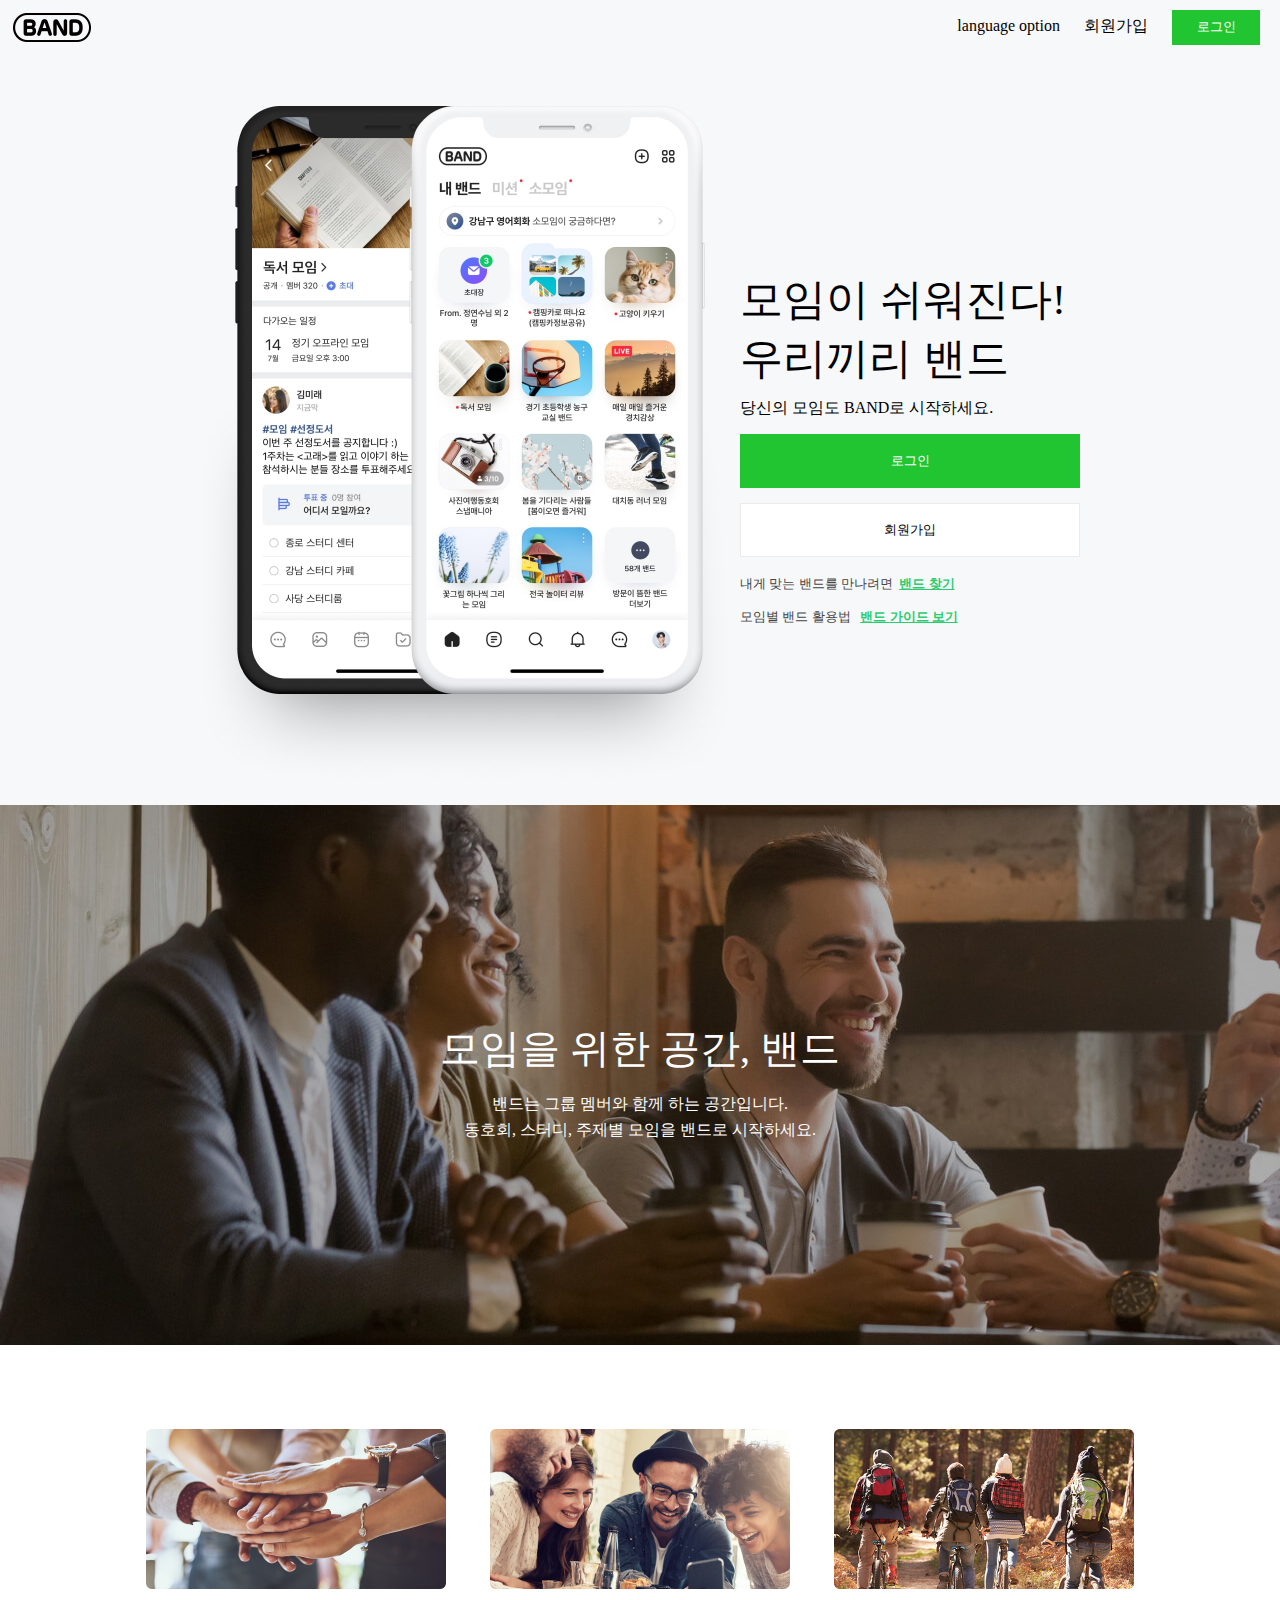
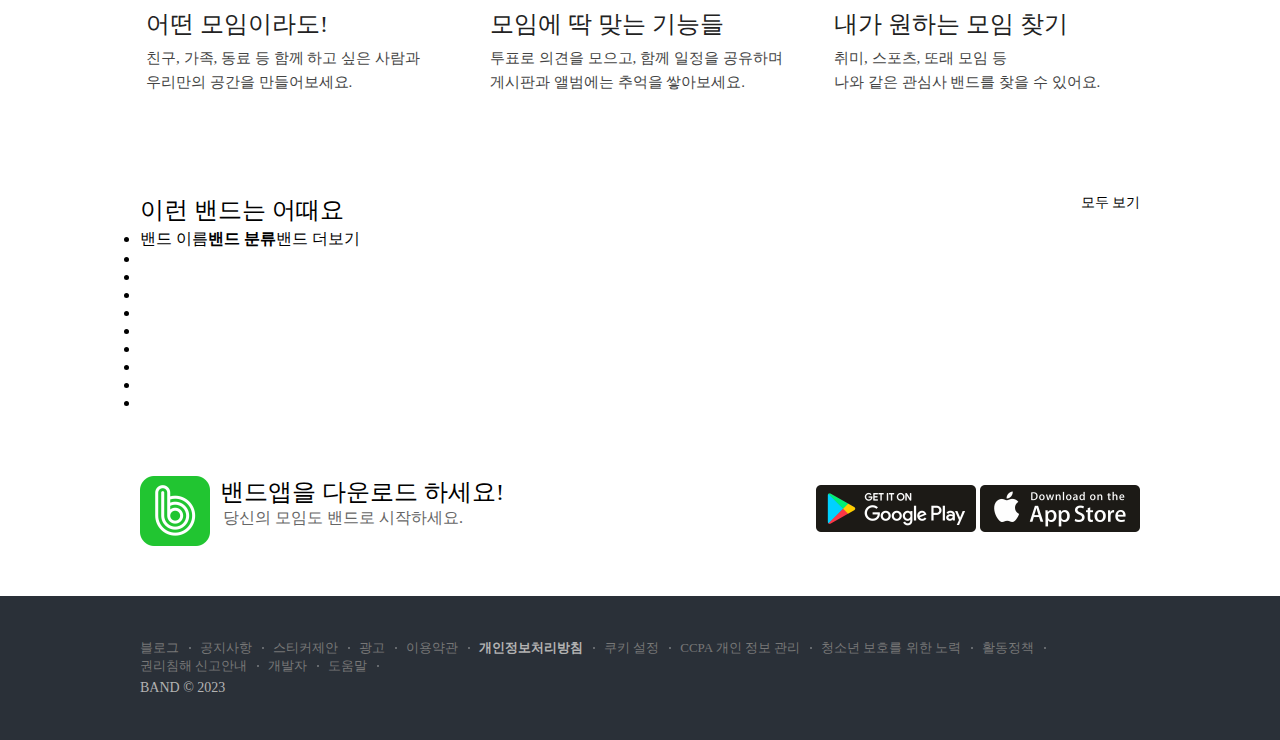
<file: index.html>
<!DOCTYPE html>
<html lang="ko">
<head>
    <meta charset="UTF-8">
    <meta http-equiv="X-UA-Compatible" content="IE=edge">
    <meta name="viewport" content="width=device-width, initial-scale=1.0">
    <title>모임이 쉬워진다| 우리끼리 밴드</title>
    <link rel="stylesheet" href="./css/reset.css">
    <link rel="stylesheet" href="./css/index.css">
</head>
<body>
    <header>
        <div id ="header-container">
            <div id = "band-logo"></div>

            <div id = "header-right">
                <a>language option</a>
                
                <a href="https://bit.ly/405qtzz">회원가입</a>
                
                <a href="https://auth.band.us/login">
                    <button>
                        로그인
                    </button>
                </a>
            </div>
        </div>
    </header>

    <section class = "center-aligned" id = "top-section">
            <figure>
                <img src="./img/bg_sloganImg.jpg" alt="band rules you all">
            </figure>
            <div>
                <h2>모임이 쉬워진다!<br>
                    우리끼리 밴드</h2>
                <p>당신의 모임도 BAND로 시작하세요.</p>
                <div id = "sign-n-log-in">
                    <a href="https://bit.ly/405qtzz">
                        <button id = "big-log-in-button">로그인</button>
                    </a>
                    <p></p>
                    <a href="https://auth.band.us/login">
                        <button id = "how-to-use_nth-child">회원가입</button>
                    </a>
                </div>
                <br>
                <div class="guide-p">
                    <p>내게 맞는 밴드를 만나려면 &nbsp<a href="https://band.us/discover">밴드 찾기</a></p>
                    <p>모임별 밴드 활용법 &nbsp <a href="https://band.us/band/62396709">밴드 가이드 보기</a></p>
                </div>    
            </div>
    </section>

    <section id = "chest-section">
        <h2>모임을 위한 공간, 밴드</h2>
        <p>밴드는 그룹 멤버와 함께 하는 공간입니다. <br>
        동호회, 스터디, 주제별 모임을 밴드로 시작하세요.</p>
    </section>

    <section class="center-aligned" id = "waist-section">
        <ul id = "">
            <li>
                <figure>
                    <img src="./img/img_seo01.jpg" alt="hands on hands">
                </figure>
                <strong>어떤 모임이라도!</strong>
                <p>친구, 가족, 동료 등 함께 하고 싶은 사람과 <br>
                    우리만의 공간을 만들어보세요.</p>
            </li>
            <li>
                <figure>
                    <img src="./img/img_seo02.jpg" alt="laughing people">
                </figure>
                <strong>모임에 딱 맞는 기능들</strong>
                <p>투표로 의견을 모으고, 함께 일정을 공유하며 <br>
                    게시판과 앨범에는 추억을 쌓아보세요.</p>
            </li>
            <li>
                <figure>
                    <img src="./img/img_seo03.jpg" alt="people riding cycle">
                </figure>
                <strong>내가 원하는 모임 찾기</strong>
                <p>취미, 스포츠, 또래 모임 등 <br>
                    나와 같은 관심사 밴드를 찾을 수 있어요.</p>
            </li>
        </ul>
    </section>
    <section id = "wrap" class = "center-aligned">
            <div id = "how-bout-this">
                <h2>이런 밴드는 어때요</h2>
                <a href="https://band.us/discover">모두 보기</a>
            </div>
            <ul>
                <li><a href=""></a>밴드 이름<a href=""><strong>밴드 분류</strong>밴드 더보기</a></li>
                <li><a href=""></a><a href=""><strong></strong></a></li>
                <li><a href=""></a><a href=""><strong></strong></a></li>
                <li><a href=""></a><a href=""><strong></strong></a></li>
                <li><a href=""></a><a href=""><strong></strong></a></li>
                <li><a href=""></a><a href=""><strong></strong></a></li>
                <li><a href=""></a><a href=""><strong></strong></a></li>
                <li><a href=""></a><a href=""><strong></strong></a></li>
                <li><a href=""></a><a href=""><strong></strong></a></li>
                <li><a href=""></a><a href=""><strong></strong></a></li>
            </ul>
            
    </section>
    <div id = "download-app" class ="center-aligned">
            <span>
                <strong>밴드앱을 다운로드 하세요!</strong>
                <p>당신의 모임도 밴드로 시작하세요.</p>
            </span>
                
        <div id = 'stroes'>
            <a href="https://play.google.com/store/apps/details?id=com.nhn.android.band&hl=ko" id = "google"></a>
            <a href="https://itunes.apple.com/kr/app/id542613198?mt=8" id = "apple"></a>
        </div>
    </div>
    <footer>
        <nav>
            <a href="#">블로그</a>
            <a href="#">공지사항</a>
            <a href="#">스티커제안</a>
            <a href="#">광고</a>
            <a href="#">이용약관</a>
            <a href="#"><b>개인정보처리방침</b></a>
            <a href="#">쿠키 설정</a>
            <a href="#">CCPA 개인 정보 관리</a>
            <a href="#">청소년 보호를 위한 노력</a>
            <a href="#">활동정책</a>
            <a href="#">권리침해 신고안내</a>
            <a href="#">개발자</a>
            <a href="#">도움말</a>
            
        <p>BAND © 2023</p>
        </nav>
    </footer>
</body>
</html>
</file>
<file: css/index.css>
/* 헤더 파트 */

#header-container{
    display: flex;
    margin-top: 1%;
    align-items: center;
}

#band-logo{
    background: url(../img/spr_intro.png) no-repeat 0 -98px;
	width: 78px;
	height: 29px;
    display: inline-block;
    margin-left: 1%;
}

#header-right{
    display: inline-block;
    position: absolute;
    right: 10px;
    min-width: 260px;
    height: 35px;
}
#header-right>a{
    padding:10px;
    
}

#header-right button{
    background-color: #21c531;
    border: none;
    color: white;
    width:88px;
    height:35px;
    
}

/* 섹션 범용 속성 */

.center-aligned{
    margin-left: auto;
    margin-right: auto;
    margin-top: 5%;
    display:flex;
    justify-content: center;
    align-items: center;
    max-width: 1000px;
}



/* 맨 위 섹션 */
#top-section>figure>img{
    max-width: 540px;
    max-height: 695px;
}

#top-section p{
    padding-bottom: 15px;
}
#top-section h2{
    font-size: clamp(1rem, 3.5vw, 2.7rem);
    font-weight: normal;
    padding-bottom: 3%;
}

#big-log-in-button{
    width:340px;
    height: 54px;
    text-align: center;
    background-color:#21c531;   
    color: white;
    border: none;

}
#how-to-use_nth-child{
    width:340px;
    height: 54px;
    text-align: center;
    background-color: white;
    color:black;
    border: 1px solid #ebebeb;
}
.guide-p{
    font-size: 13px;
    font-weight: 400;
    color: #444;
}
.guide-p a{
    text-decoration: #2ecc71 underline;
    color: #2ecc71;
    font-weight: bold;
}

/* 2번째 섹션 */

#chest-section{
    width: 100%;
    height: 540px;
    background: url(../img/bg_intro.jpg);
    display: flex;
    justify-content: center;
    align-items: center;
    color: white;
    flex-direction: column;
    text-align: center;
    line-height: 1.63;
}
#chest-section>h2{
    display: block;
    font-size: clamp(1.3rem, 3.5vw, 2.5rem);
    font-weight: normal;
    padding: 10px;
    
}
#chest-section>p{
    font-size: 16px;
    font-weight: lighter;
}

/* 3번째 섹션 */
#waist-section{
    max-width: 3600px;
    background-color: white;
}

#waist-section li{
    display: inline-block;
    padding: 20px;
    text-align: left;
}
#waist-section img{
    width:300px;
    height: 160px;
    padding-bottom: 15px;
    
}

#waist-section strong{
    font-size: 24px;
    font-weight: 500; 
    color:#222;
}

#waist-section p{
    font-size: 15px;
    font-weight: 400;
    color:#444;
    margin-top: 6px;
    line-height: 1.6;
}


/* 4번째 섹션 */
#wrap{
    display: block;
}
#how-bout-this{
    display: flex;
    justify-content: space-between;
    height:35px;
    margin-top: 80px;
}

#how-bout-this h2{    /* #how-bout-this에서 폰트설정 상속이 안 되어서 따로 만듬 */
    font-size: 24px;
    font-weight: 400;
    color: black;
}
#how-bout-this a{
    font-size: 14px;
}

#how-bout-this li{
    background:url();
}

/* 다운로드 권유 디비전 */

#download-app{
    width:100%;
    height:70px;
    justify-content: space-between;
    margin-bottom: 50px;
}
#download-app span{
    background: url(../img/spr_intro.png) no-repeat -162px 0;
	width: 500px;
	height: 70px;
    display: block;
}

#download-app strong{
    font-size:24px; 
    font-weight:500;
    display: block;
    margin-left: 80px;  
    
}
#download-app p{
    color:#666;
    height:14px;
    margin-left: 83px;
}

#google{
    background: url(../img/spr_intro.png) no-repeat 0 0;
	width: 160px;
	height: 47px;
    display: inline-block;
    
}
#apple{ /*nth-child로 하려니 힘들어서 나눔 */
    background: url(../img/spr_intro.png) no-repeat 0 -49px;
    display: inline-block;
    width: 160px;
	height: 47px;
}


/* footer 영역 */

footer{
    background-color: #2a3038;
    max-height: 200px;
    min-height: 144px;  
    width:100%;
    display: flex;
    margin-left: auto;
    margin-right: auto;
    justify-content: center;
    align-items: center;
    flex-direction: column;
}

footer>nav{
    max-width: 1000px;
}

footer>nav>a{
    font-size: 13px;
    font-weight: 400;
    color: #777;
    display: inline-block;
    vertical-align: top;
}

nav>p{
    font-size: 14px;
    font-weight: 500;
    color: #b3b3b3;
    margin-top: 5px;
    width: 100%;
}
footer b{
    color:#b3b3b3;
}

nav>a::after{
    display: inline-block;
    width: 2px;
    height: 2px;
    margin: 8px 5px 0 10px;
    border-radius: 50%;
    background-color: #d8d8d8;
    vertical-align: top;
    opacity: .46;
    content: '';
}
</file>
